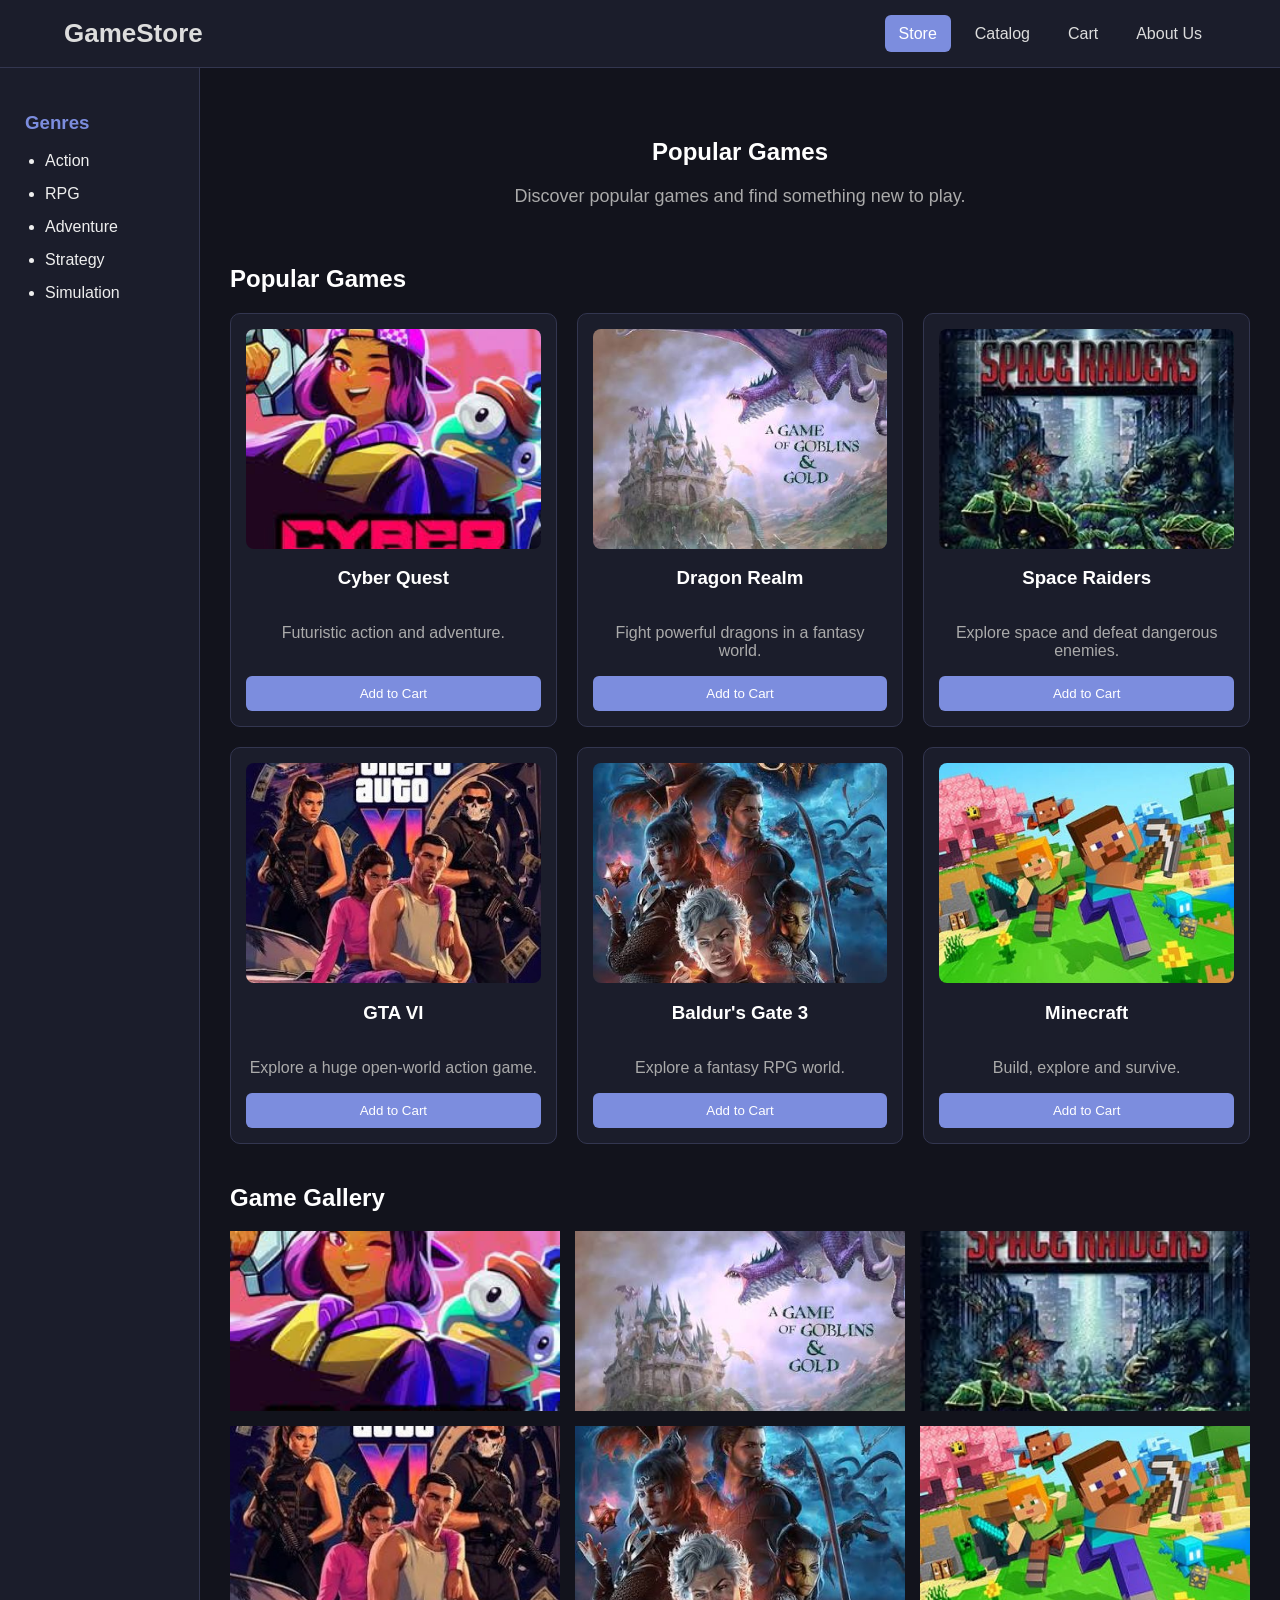
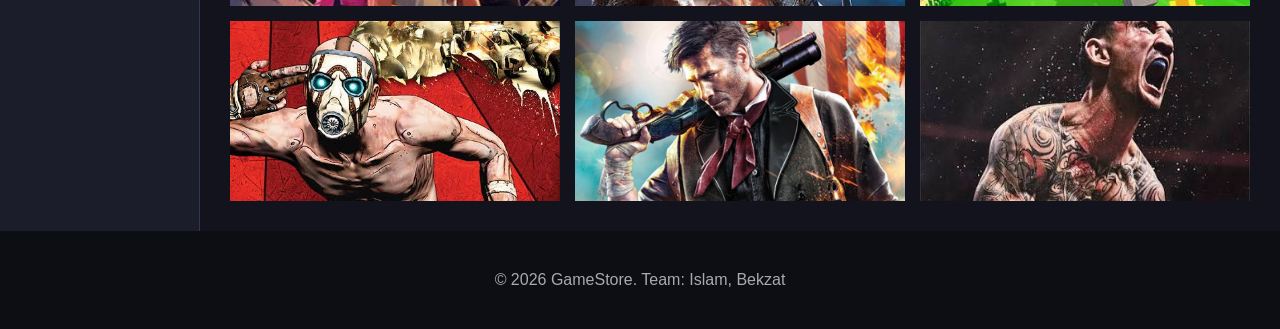
<file: index.html>
<!DOCTYPE html>
<html lang="en">

<head>
    <meta charset="UTF-8">
    <meta name="viewport" content="width=device-width, initial-scale=1.0">

    <title>GameStore - Home</title>

    <link rel="stylesheet" href="style.css">
</head>

<body>

<div class="page">

    <header>

        <div class="logo">
            <a href="index.html">GameStore</a>
        </div>

        <nav>
            <ul>
                <li><a href="index.html" class="active">Store</a></li>
                <li><a href="catalog.html">Catalog</a></li>
                <li><a href="cart.html">Cart</a></li>
                <li><a href="about.html">About Us</a></li>
            </ul>
        </nav>

    </header>


    <aside class="sidebar">

        <h3>Genres</h3>

        <ul>
            <li>Action</li>
            <li>RPG</li>
            <li>Adventure</li>
            <li>Strategy</li>
            <li>Simulation</li>
        </ul>

    </aside>


    <main>

        <section class="intro">

            <h1>Popular Games</h1>

            <p>
                Discover popular games and find something new to play.
            </p>

        </section>


        <section>

            <h2>Popular Games</h2>

            <div class="games-grid">

                <div class="game-card">

                    <img src="images/game1.jpg" alt="Cyber Quest">

                    <h3>Cyber Quest</h3>

                    <p>
                        Futuristic action and adventure.
                    </p>

                    <button>Add to Cart</button>

                </div>


                <div class="game-card">

                    <img src="images/game2.jpg" alt="Dragon Realm">

                    <h3>Dragon Realm</h3>

                    <p>
                        Fight powerful dragons in a fantasy world.
                    </p>

                    <button>Add to Cart</button>

                </div>


                <div class="game-card">

                    <img src="images/game3.jpg" alt="Space Raiders">

                    <h3>Space Raiders</h3>

                    <p>
                        Explore space and defeat dangerous enemies.
                    </p>

                    <button>Add to Cart</button>

                </div>


                <div class="game-card">

                    <img src="images/game4.jpg" alt="GTA VI">

                    <h3>GTA VI</h3>

                    <p>
                        Explore a huge open-world action game.
                    </p>

                    <button>Add to Cart</button>

                </div>


                <div class="game-card">

                    <img src="images/game5.jpg" alt="Baldur's Gate 3">

                    <h3>Baldur's Gate 3</h3>

                    <p>
                        Explore a fantasy RPG world.
                    </p>

                    <button>Add to Cart</button>

                </div>


                <div class="game-card">

                    <img src="images/game6.jpg" alt="Minecraft">

                    <h3>Minecraft</h3>

                    <p>
                        Build, explore and survive.
                    </p>

                    <button>Add to Cart</button>

                </div>

            </div>

        </section>


        <section class="gallery-section">

            <h2>Game Gallery</h2>

            <div class="gallery">

                <div class="gallery-item">
                    <img src="images/game1.jpg" alt="Cyber Quest">
                    <p>Cyber Quest</p>
                </div>

                <div class="gallery-item">
                    <img src="images/game2.jpg" alt="Dragon Realm">
                    <p>Dragon Realm</p>
                </div>

                <div class="gallery-item">
                    <img src="images/game3.jpg" alt="Space Raiders">
                    <p>Space Raiders</p>
                </div>

                <div class="gallery-item">
                    <img src="images/game4.jpg" alt="GTA VI">
                    <p>GTA VI</p>
                </div>

                <div class="gallery-item">
                    <img src="images/game5.jpg" alt="Baldur's Gate 3">
                    <p>Baldur's Gate 3</p>
                </div>

                <div class="gallery-item">
                    <img src="images/game6.jpg" alt="Minecraft">
                    <p>Minecraft</p>
                </div>

                <div class="gallery-item">
                    <img src="images/game7.jpg" alt="Elden Ring">
                    <p>Elden Ring</p>
                </div>

                <div class="gallery-item">
                    <img src="images/game8.jpg" alt="The Witcher 3">
                    <p>The Witcher 3</p>
                </div>

                <div class="gallery-item">
                    <img src="images/game9.jpg" alt="Hollow Knight">
                    <p>Hollow Knight</p>
                </div>

            </div>

        </section>

    </main>


    <footer>

        <p>
            &copy; 2026 GameStore. Team: Islam, Bekzat
        </p>

    </footer>

</div>

</body>

</html>
</file>
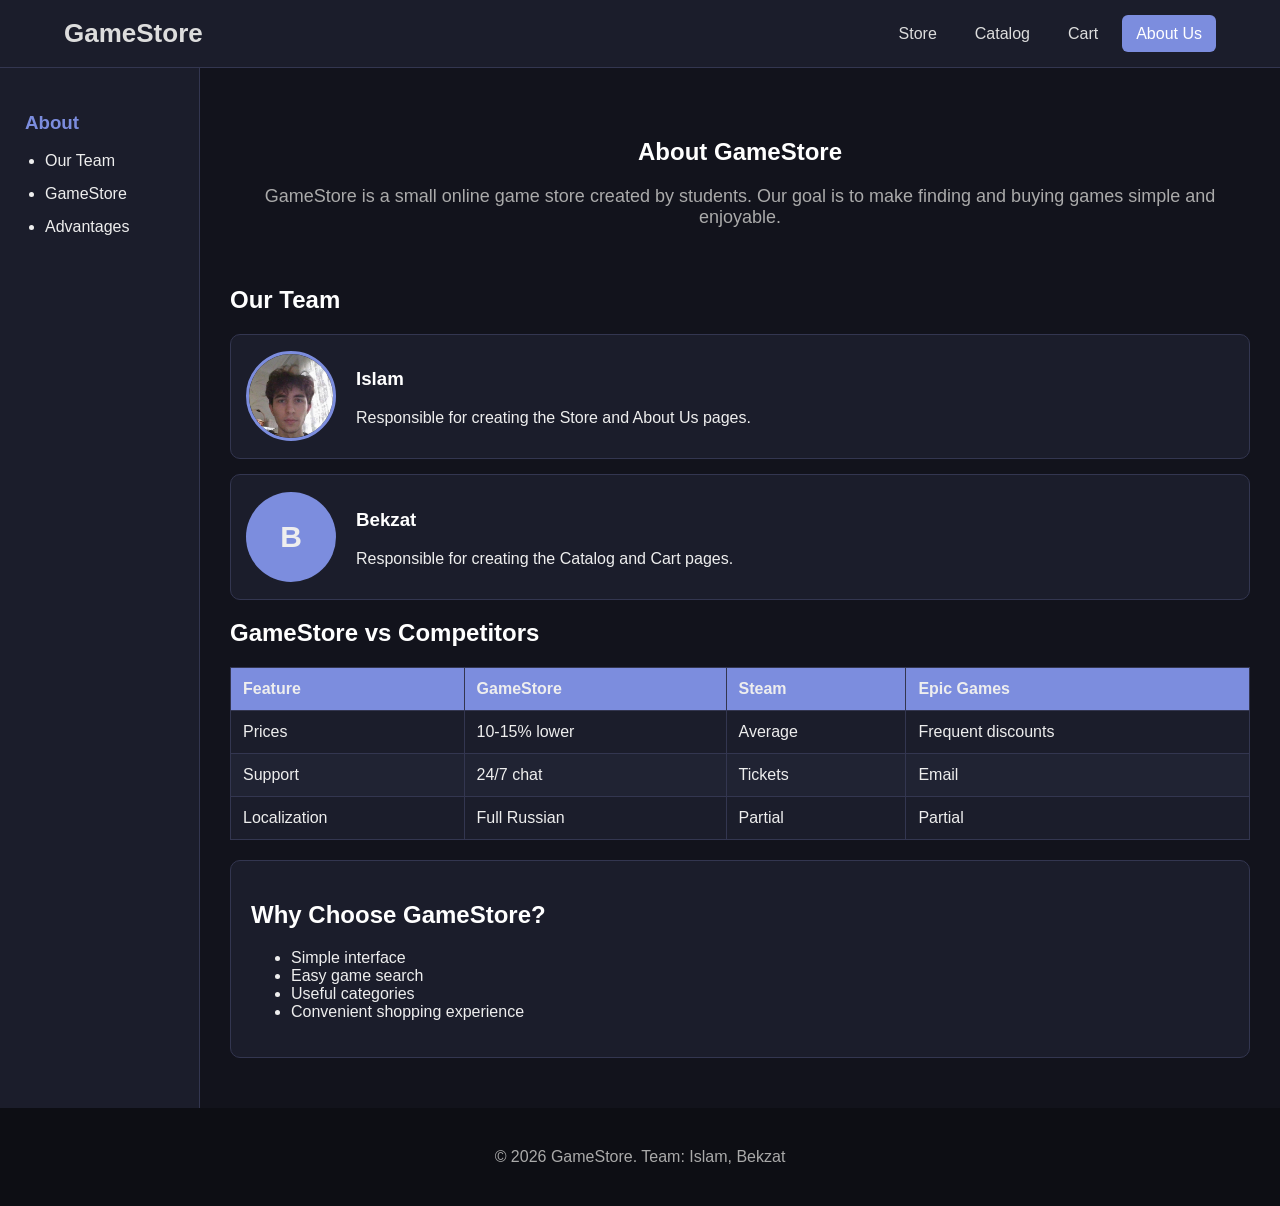
<file: about.html>
<!DOCTYPE html>
<html lang="en">

<head>
    <meta charset="UTF-8">
    <meta name="viewport" content="width=device-width, initial-scale=1.0">
    <title>GameStore - About Us</title>
    <link rel="stylesheet" href="style.css">
</head>

<body>

<div class="page">

    <header>

        <div class="logo">
            <a href="index.html">GameStore</a>
        </div>

        <nav>
            <ul>
                <li><a href="index.html">Store</a></li>
                <li><a href="catalog.html">Catalog</a></li>
                <li><a href="cart.html">Cart</a></li>
                <li><a href="about.html" class="active">About Us</a></li>
            </ul>
        </nav>

    </header>


    <aside class="sidebar">

        <h3>About</h3>

        <ul>
            <li>Our Team</li>
            <li>GameStore</li>
            <li>Advantages</li>
        </ul>

    </aside>


    <main>

        <section class="intro">

            <h1>About GameStore</h1>

            <p>
                GameStore is a small online game store created by students.
                Our goal is to make finding and buying games simple and enjoyable.
            </p>

        </section>


        <section>

            <h2>Our Team</h2>

            <div class="team-card">

                <img id="my-photo"
                     src="images/isl.jpg"
                     alt="Islam">

                <div>
                    <h3>Islam</h3>

                    <p>
                        Responsible for creating the Store and About Us pages.
                    </p>
                </div>

            </div>


            <div class="team-card">

                <div class="profile-placeholder">B</div>

                <div>
                    <h3>Bekzat</h3>

                    <p>
                        Responsible for creating the Catalog and Cart pages.
                    </p>
                </div>

            </div>

        </section>


        <section>

            <h2>GameStore vs Competitors</h2>

            <table>

                <thead>
                <tr>
                    <th>Feature</th>
                    <th>GameStore</th>
                    <th>Steam</th>
                    <th>Epic Games</th>
                </tr>
                </thead>

                <tbody>

                <tr>
                    <td>Prices</td>
                    <td>10-15% lower</td>
                    <td>Average</td>
                    <td>Frequent discounts</td>
                </tr>

                <tr>
                    <td>Support</td>
                    <td>24/7 chat</td>
                    <td>Tickets</td>
                    <td>Email</td>
                </tr>

                <tr>
                    <td>Localization</td>
                    <td>Full Russian</td>
                    <td>Partial</td>
                    <td>Partial</td>
                </tr>

                </tbody>

            </table>

        </section>


        <section class="team-member">

            <h2>Why Choose GameStore?</h2>

            <ul>
                <li>Simple interface</li>
                <li>Easy game search</li>
                <li>Useful categories</li>
                <li>Convenient shopping experience</li>
            </ul>

        </section>

    </main>


    <footer>
        <p>&copy; 2026 GameStore. Team: Islam, Bekzat</p>
    </footer>

</div>

</body>

</html>
</file>
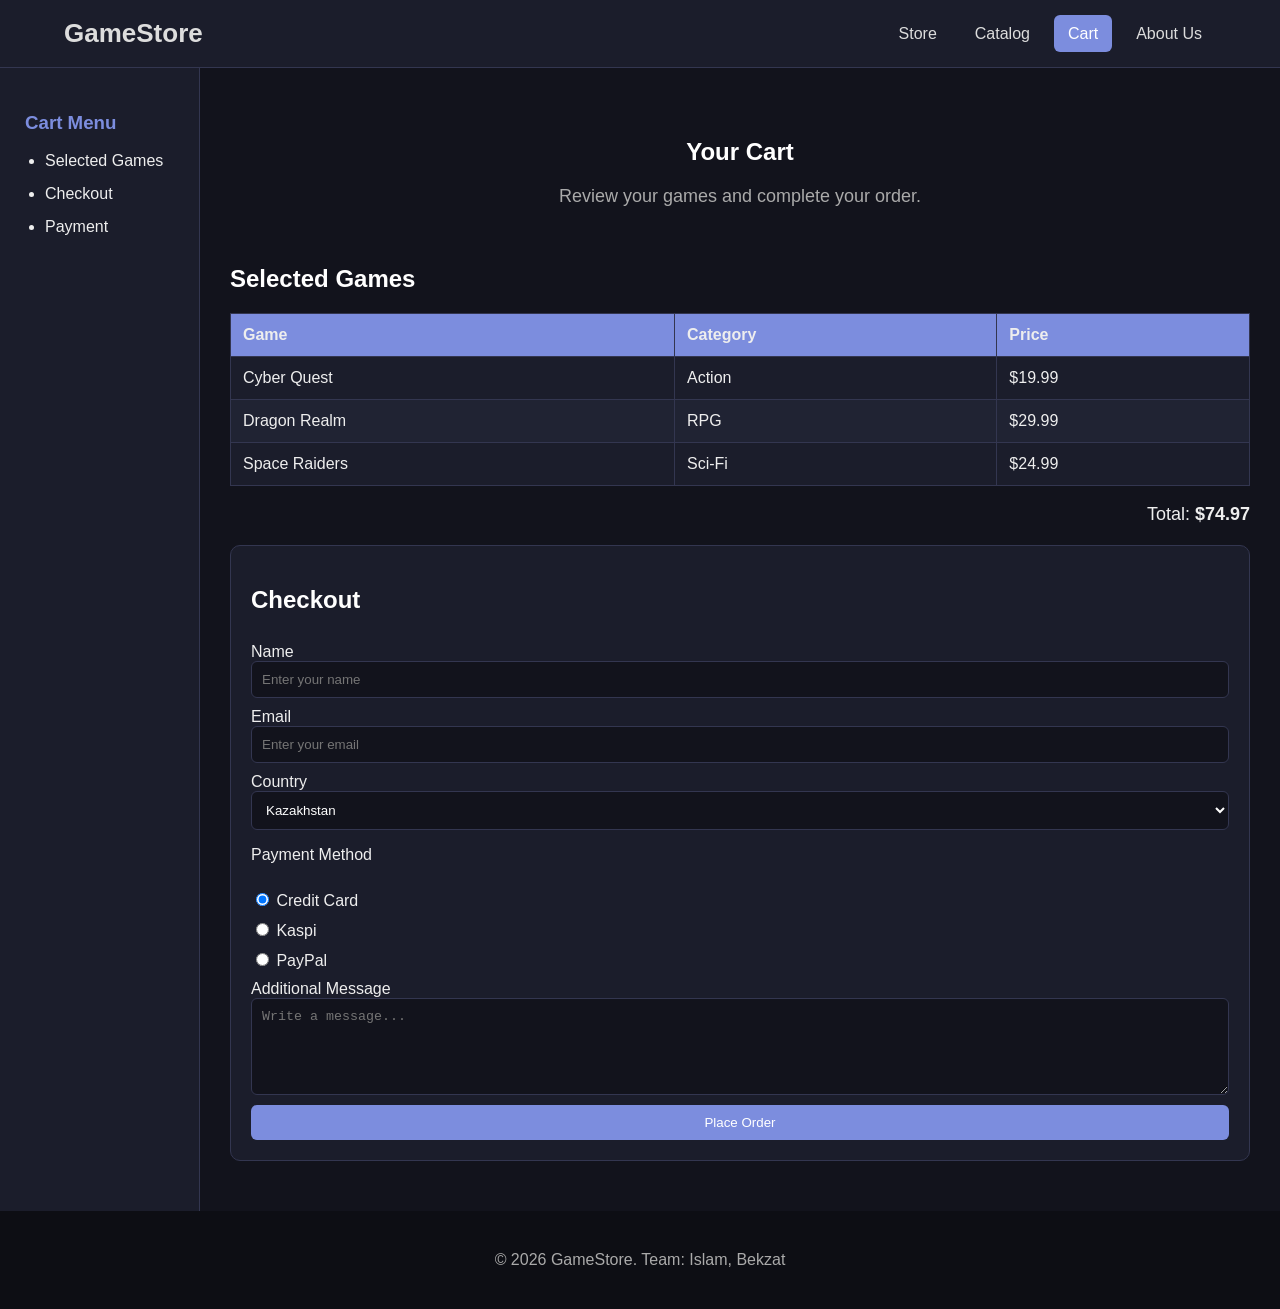
<file: cart.html>
<!DOCTYPE html>
<html lang="en">

<head>
    <meta charset="UTF-8">
    <meta name="viewport" content="width=device-width, initial-scale=1.0">
    <title>GameStore - Cart</title>
    <link rel="stylesheet" href="style.css">
</head>

<body>

<div class="page">

    <header>

        <div class="logo">
            <a href="index.html">GameStore</a>
        </div>

        <nav>
            <ul>
                <li><a href="index.html">Store</a></li>
                <li><a href="catalog.html">Catalog</a></li>
                <li><a href="cart.html" class="active">Cart</a></li>
                <li><a href="about.html">About Us</a></li>
            </ul>
        </nav>

    </header>


    <aside class="sidebar">

        <h3>Cart Menu</h3>

        <ul>
            <li>Selected Games</li>
            <li>Checkout</li>
            <li>Payment</li>
        </ul>

    </aside>


    <main>

        <section class="intro">
            <h1>Your Cart</h1>
            <p>Review your games and complete your order.</p>
        </section>


        <section>

            <h2>Selected Games</h2>

            <table>

                <thead>
                <tr>
                    <th>Game</th>
                    <th>Category</th>
                    <th>Price</th>
                </tr>
                </thead>

                <tbody>

                <tr>
                    <td>Cyber Quest</td>
                    <td>Action</td>
                    <td>$19.99</td>
                </tr>

                <tr>
                    <td>Dragon Realm</td>
                    <td>RPG</td>
                    <td>$29.99</td>
                </tr>

                <tr>
                    <td>Space Raiders</td>
                    <td>Sci-Fi</td>
                    <td>$24.99</td>
                </tr>

                </tbody>

            </table>

            <p class="total">
                Total: <strong>$74.97</strong>
            </p>

        </section>


        <section class="checkout">

            <h2>Checkout</h2>

            <form id="checkout-form">

                <label for="name">Name</label>
                <input
                    type="text"
                    id="name"
                    placeholder="Enter your name"
                    required>

                <label for="email">Email</label>
                <input
                    type="email"
                    id="email"
                    placeholder="Enter your email"
                    required>

                <label for="country">Country</label>

                <select id="country">
                    <option>Kazakhstan</option>
                    <option>USA</option>
                    <option>United Kingdom</option>
                    <option>Other</option>
                </select>


                <p>Payment Method</p>

                <label class="radio">
                    <input type="radio" name="payment" checked>
                    Credit Card
                </label>

                <label class="radio">
                    <input type="radio" name="payment">
                    Kaspi
                </label>

                <label class="radio">
                    <input type="radio" name="payment">
                    PayPal
                </label>


                <label for="message">Additional Message</label>

                <textarea
                    id="message"
                    rows="5"
                    placeholder="Write a message..."></textarea>

                <button type="submit">Place Order</button>

            </form>

        </section>

    </main>


    <footer>
        <p>&copy; 2026 GameStore. Team: Islam, Bekzat</p>
    </footer>

</div>

</body>
</html>
</file>
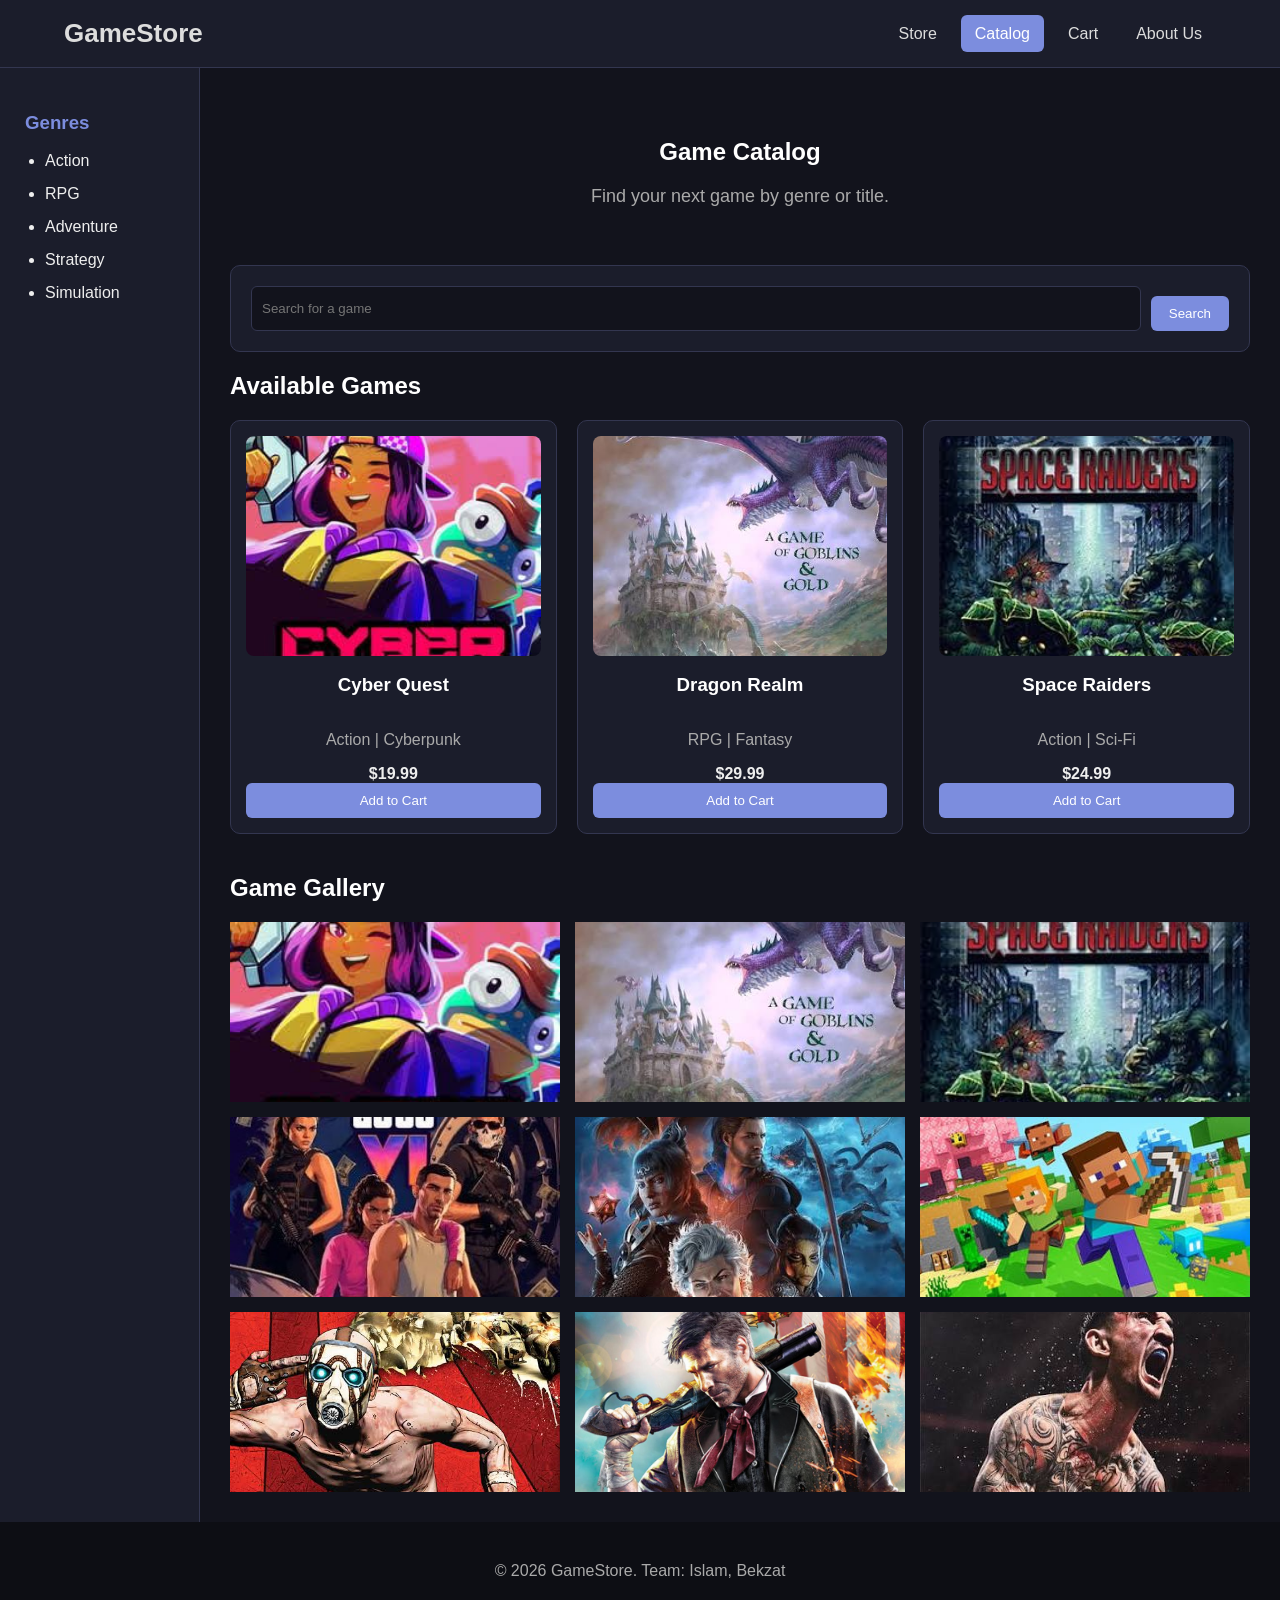
<file: catalog.html>
<!DOCTYPE html>
<html lang="en">

<head>
    <meta charset="UTF-8">
    <meta name="viewport" content="width=device-width, initial-scale=1.0">
    <title>GameStore - Catalog</title>
    <link rel="stylesheet" href="style.css">
</head>

<body>

<div class="page">

    <header>
        <div class="logo">
            <a href="index.html">GameStore</a>
        </div>

        <nav>
            <ul>
                <li><a href="index.html">Store</a></li>
                <li><a href="catalog.html" class="active">Catalog</a></li>
                <li><a href="cart.html">Cart</a></li>
                <li><a href="about.html">About Us</a></li>
            </ul>
        </nav>
    </header>


    <aside class="sidebar">
        <h3>Genres</h3>

        <ul>
            <li>Action</li>
            <li>RPG</li>
            <li>Adventure</li>
            <li>Strategy</li>
            <li>Simulation</li>
        </ul>
    </aside>


    <main>

        <section class="intro">
            <h1>Game Catalog</h1>
            <p>Find your next game by genre or title.</p>
        </section>


        <section class="catalog-tools">

            <form id="search-form">
                <input type="text" placeholder="Search for a game">
                <button type="submit">Search</button>
            </form>

        </section>


        <section>

            <h2>Available Games</h2>

            <div class="games-grid">

                <div class="game-card">
                    <img src="images/game1.jpg" alt="Cyber Quest">
                    <h3>Cyber Quest</h3>
                    <p>Action | Cyberpunk</p>
                    <strong>$19.99</strong>
                    <button>Add to Cart</button>
                </div>

                <div class="game-card">
                    <img src="images/game2.jpg" alt="Dragon Realm">
                    <h3>Dragon Realm</h3>
                    <p>RPG | Fantasy</p>
                    <strong>$29.99</strong>
                    <button>Add to Cart</button>
                </div>

                <div class="game-card">
                    <img src="images/game3.jpg" alt="Space Raiders">
                    <h3>Space Raiders</h3>
                    <p>Action | Sci-Fi</p>
                    <strong>$24.99</strong>
                    <button>Add to Cart</button>
                </div>

            </div>

        </section>


        <section class="gallery-section">

            <h2>Game Gallery</h2>

            <div class="gallery">

                <div class="gallery-item">
                    <img src="images/game1.jpg" alt="Game">
                    <p>Cyber Quest</p>
                </div>

                <div class="gallery-item">
                    <img src="images/game2.jpg" alt="Game">
                    <p>Dragon Realm</p>
                </div>

                <div class="gallery-item">
                    <img src="images/game3.jpg" alt="Game">
                    <p>Space Raiders</p>
                </div>

                <div class="gallery-item">
                    <img src="images/game4.jpg" alt="Game">
                    <p>GTA VI</p>
                </div>

                <div class="gallery-item">
                    <img src="images/game5.jpg" alt="Game">
                    <p>Baldur's Gate 3</p>
                </div>

                <div class="gallery-item">
                    <img src="images/game6.jpg" alt="Game">
                    <p>Minecraft</p>
                </div>

                <div class="gallery-item">
                    <img src="images/game7.jpg" alt="Game">
                    <p>Elden Ring</p>
                </div>

                <div class="gallery-item">
                    <img src="images/game8.jpg" alt="Game">
                    <p>The Witcher 3</p>
                </div>

                <div class="gallery-item">
                    <img src="images/game9.jpg" alt="Game">
                    <p>Hollow Knight</p>
                </div>

            </div>

        </section>

    </main>


    <footer>
        <p>&copy; 2026 GameStore. Team: Islam, Bekzat</p>
    </footer>

</div>

</body>
</html>
</file>
<file: style.css>
* {
    box-sizing: border-box;
}

body {
    margin: 0;
    background: #12131c;
    color: #eeeeee;
    font-family: Arial, sans-serif;
}

h1,
h2,
h3 {
    color: white;
}

a {
    color: #dddddd;
    text-decoration: none;
}


/* PAGE GRID */

.page {
    display: grid;

    grid-template-areas:
        "header header"
        "sidebar main"
        "footer footer";

    grid-template-columns: 200px 1fr;

    min-height: 100vh;
}

header {
    grid-area: header;
}

.sidebar {
    grid-area: sidebar;
}

main {
    grid-area: main;
}

footer {
    grid-area: footer;
}


/* HEADER AND NAVIGATION */

header {
    display: flex;
    justify-content: space-between;
    align-items: center;

    padding: 18px 5%;

    background: #1b1d2b;

    border-bottom: 1px solid #333650;
}

.logo a {
    font-size: 26px;
    font-weight: bold;
}

nav ul {
    display: flex;

    gap: 10px;

    list-style: none;

    padding: 0;
    margin: 0;
}

nav a {
    padding: 10px 14px;

    border-radius: 6px;
}

nav a:hover,
nav a.active {
    background: #7c8dde;
    color: white;
}


/* SIDEBAR */

.sidebar {
    padding: 25px;

    background: #1b1d2b;

    border-right: 1px solid #333650;
}

.sidebar h3 {
    color: #7c8dde;
}

.sidebar ul {
    padding-left: 20px;
}

.sidebar li {
    margin-bottom: 15px;
}


/* MAIN */

main {
    padding: 30px;

    min-width: 0;
}

.intro {
    text-align: center;

    padding: 20px;
}

.intro p {
    color: #aaaaaa;

    font-size: 18px;
}


/* GAME CARDS - FLEXBOX */

.games-grid {
    display: flex;

    gap: 20px;

    flex-wrap: wrap;

    align-items: stretch;
}

.game-card {
    display: flex;

    flex-direction: column;

    flex: 1;

    min-width: 250px;

    background: #1b1d2b;

    border: 1px solid #333650;

    border-radius: 10px;

    padding: 15px;

    text-align: center;
}

.game-card:hover {
    transform: translateY(-4px);
}

.game-card img {
    width: 100%;

    height: 220px;

    object-fit: cover;

    border-radius: 8px;
}

.game-card p {
    color: #aaaaaa;
}

.game-card button {
    margin-top: auto;
}


/* GALLERY - GRID */

.gallery-section {
    margin-top: 40px;
}

.gallery {
    display: grid;

    grid-template-columns: repeat(3, 1fr);

    gap: 15px;
}

.gallery-item {
    position: relative;
}

.gallery-item img {
    display: block;

    width: 100%;

    height: 180px;

    object-fit: cover;
}

.gallery-item p {
    position: absolute;

    bottom: 0;
    left: 0;

    width: 100%;

    margin: 0;

    padding: 10px;

    background: rgba(0, 0, 0, 0.8);

    text-align: center;

    opacity: 0;
}

.gallery-item:hover p {
    opacity: 1;
}


/* CATALOG */

.catalog-tools,
.checkout,
.team-member {
    background: #1b1d2b;

    border: 1px solid #333650;

    border-radius: 10px;

    padding: 20px;

    margin: 20px 0;
}

#search-form {
    display: flex;

    gap: 10px;
}

#search-form input {
    flex: 1;
}


/* ABOUT PAGE */

.team-card {
    display: flex;

    align-items: center;

    gap: 20px;

    background: #1b1d2b;

    border: 1px solid #333650;

    border-radius: 10px;

    padding: 15px;

    margin-bottom: 15px;
}

.team-card img,
.profile-placeholder {
    width: 90px;

    height: 90px;

    border-radius: 50%;
}

.team-card img {
    object-fit: cover;
}

.profile-placeholder {
    display: flex;

    align-items: center;

    justify-content: center;

    background: #7c8dde;

    font-size: 30px;

    font-weight: bold;
}

#my-photo {
    border: 3px solid #7c8dde;
}


/* CART FORM */

#checkout-form {
    display: flex;

    flex-direction: column;
}

#checkout-form label {
    margin-top: 10px;
}

input,
select,
textarea {
    width: 100%;

    padding: 10px;

    background: #12131c;

    color: white;

    border: 1px solid #333650;

    border-radius: 6px;
}

.radio input {
    width: auto;
}


/* BUTTONS */

button {
    padding: 10px 18px;

    margin-top: 10px;

    background: #7c8dde;

    color: white;

    border: none;

    border-radius: 6px;

    cursor: pointer;
}

button:hover {
    background: #6574c5;
}


/* TABLE */

table {
    width: 100%;

    border-collapse: collapse;

    background: #1b1d2b;
}

th,
td {
    padding: 12px;

    border: 1px solid #333650;

    text-align: left;
}

th {
    background: #7c8dde;
}

tr:nth-child(even) {
    background: #202333;
}

.total {
    text-align: right;

    font-size: 18px;
}


/* FOOTER */

footer {
    padding: 24px;

    background: #0d0e14;

    color: #aaaaaa;

    text-align: center;
}


/* RESPONSIVE */

@media (max-width: 700px) {

    .page {
        grid-template-areas:
            "header"
            "sidebar"
            "main"
            "footer";

        grid-template-columns: 1fr;
    }

    header {
        flex-direction: column;

        gap: 15px;
    }

    .gallery {
        grid-template-columns: 1fr;
    }

    .team-card {
        flex-direction: column;

        text-align: center;
    }
}
</file>
